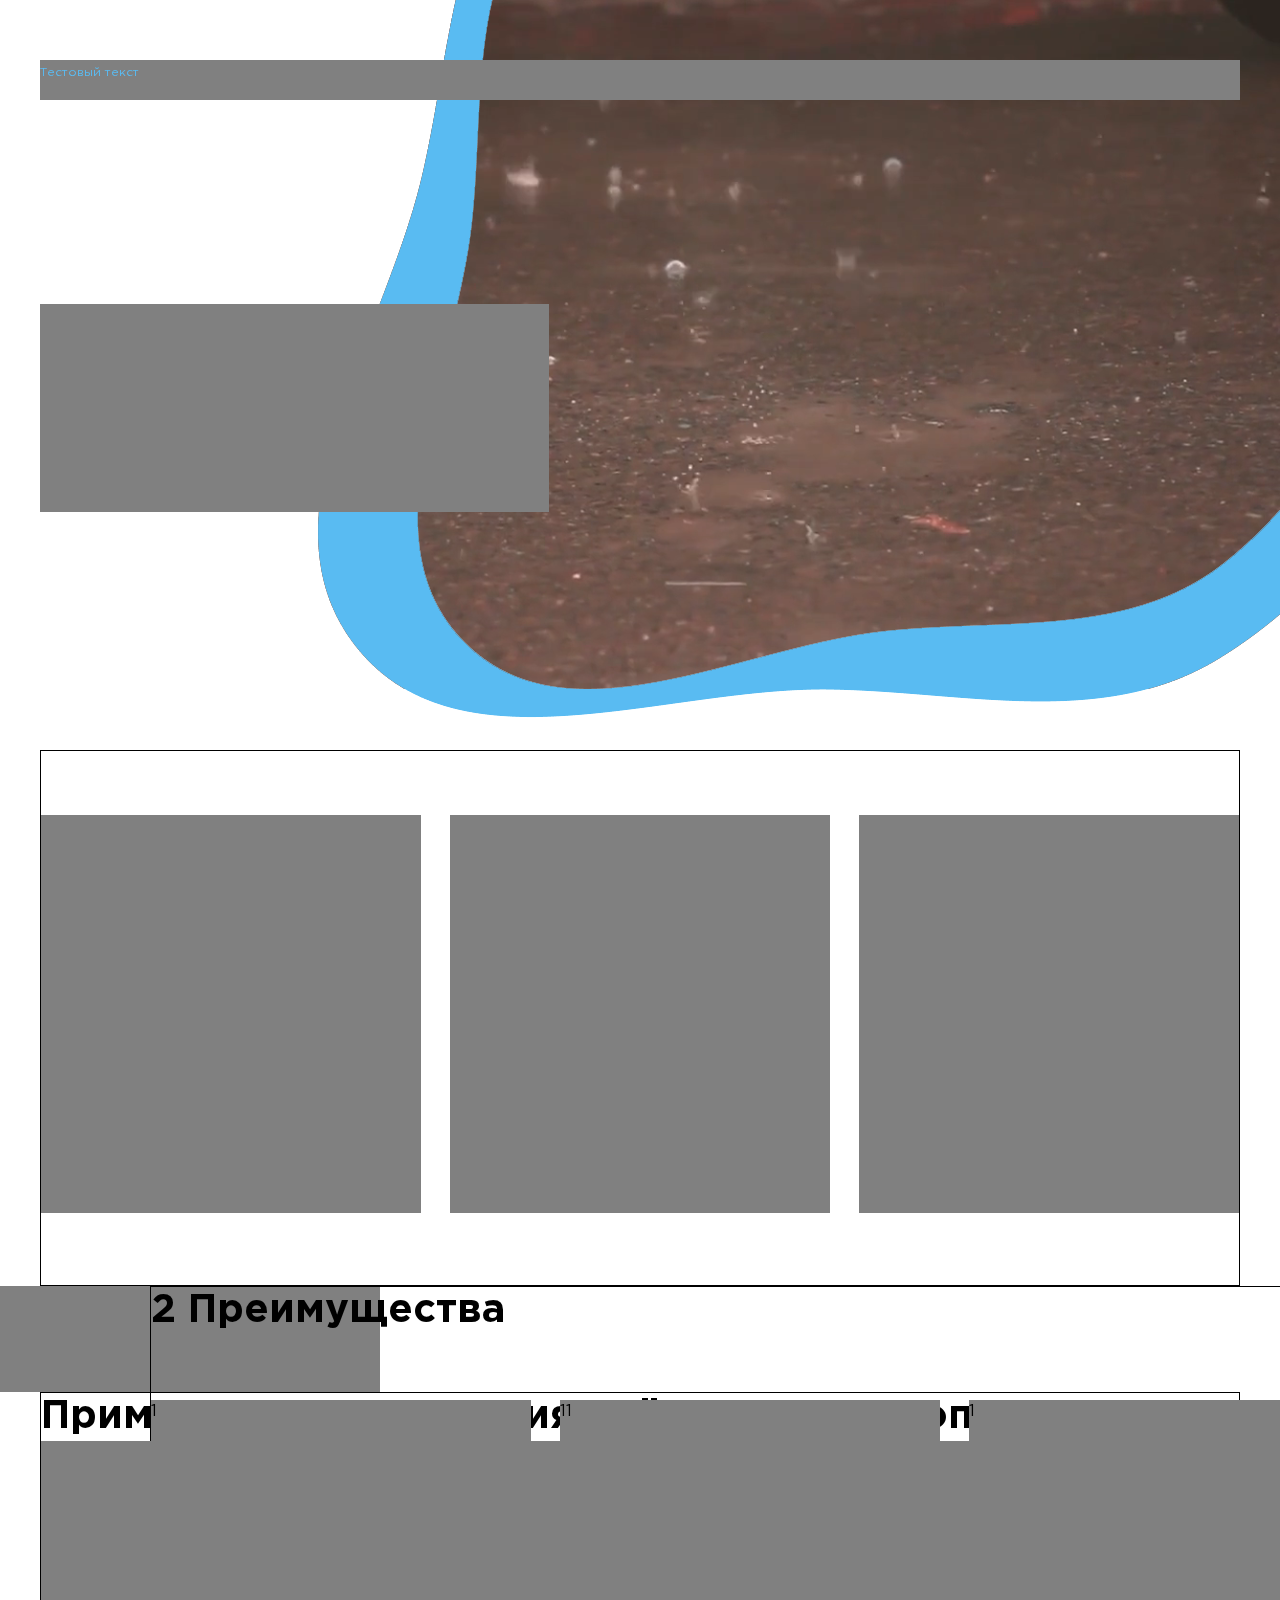
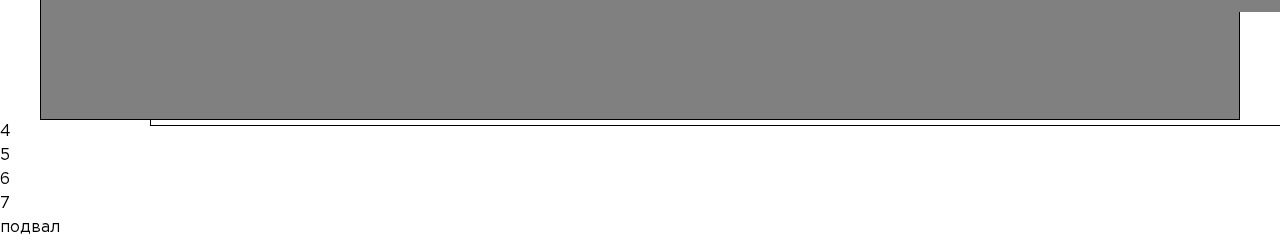
<file: slk-125/index.html>
<!DOCTYPE html>
<html lang="ru">
<head>
    <meta charset="UTF-8">
    <meta name="viewport" content="width=device-width, initial-scale=1.0">
    <link rel="stylesheet" href="css/normalize.css">
    <link rel="stylesheet" href="css/style.css">
    <title>slk</title>
</head>
<body>
    <video class="header__video" autoplay muted="false" loop>  /*controls poster="video/img_1.jpg" */ 
    <source src="video/rain.mp4" type="video/mp4">
    </video>
    <audio src="">
        
    </audio>
    <header class="header">
        <div class="header__wrapper">
            <div class="navbar"><a href="#">Теcтовый текст</a></div>
            <div class="header__content"></div>
        </div>
    </header>
    <main class="main">
        <section class="section products">
            <div class="section__wrapper products__wrapper">
                <div class="products__item"></div>
                <div class="products__item"></div>
                <div class="products__item"></div>
            </div>
        </section>
        <section class="section advantages">            
            <div class="section__wrapper advantages__wrapper">
            <h2 class="advantages__title">2 Преимущества</h2>
                <div class="advantages">1</div>
                <div class="advantages">11</div>
                <div class="advantages">1</div>
                <div class="advantages">1</div>
                <div class="advantages">1</div>
                <div class="advantages">1</div>
            </div>
        </section>
        <section class="section samples">
            <div class="section__wrapper">
                <h2 class="samples__title">Примеры использования плёнки на микроприсосках</h2>
                <div class="samples__slider">
                    <div class="slider__wrapper">
                        <div class="slider__list"></div>
                        <button type="button" class="slider__button slider__button--prev">пред</button>
                        <button type="button" class="slider__button slider__button--next">след</button>
                    </div>
                </div>
            </div>
        </section>
        <section class="section">4</section>
        <section class="section">5</section>
        <section class="section">6</section>
        <section class="section">7</section>
    </main>
    <footer class="footer">подвал</footer>
</body>
</html>
</file>
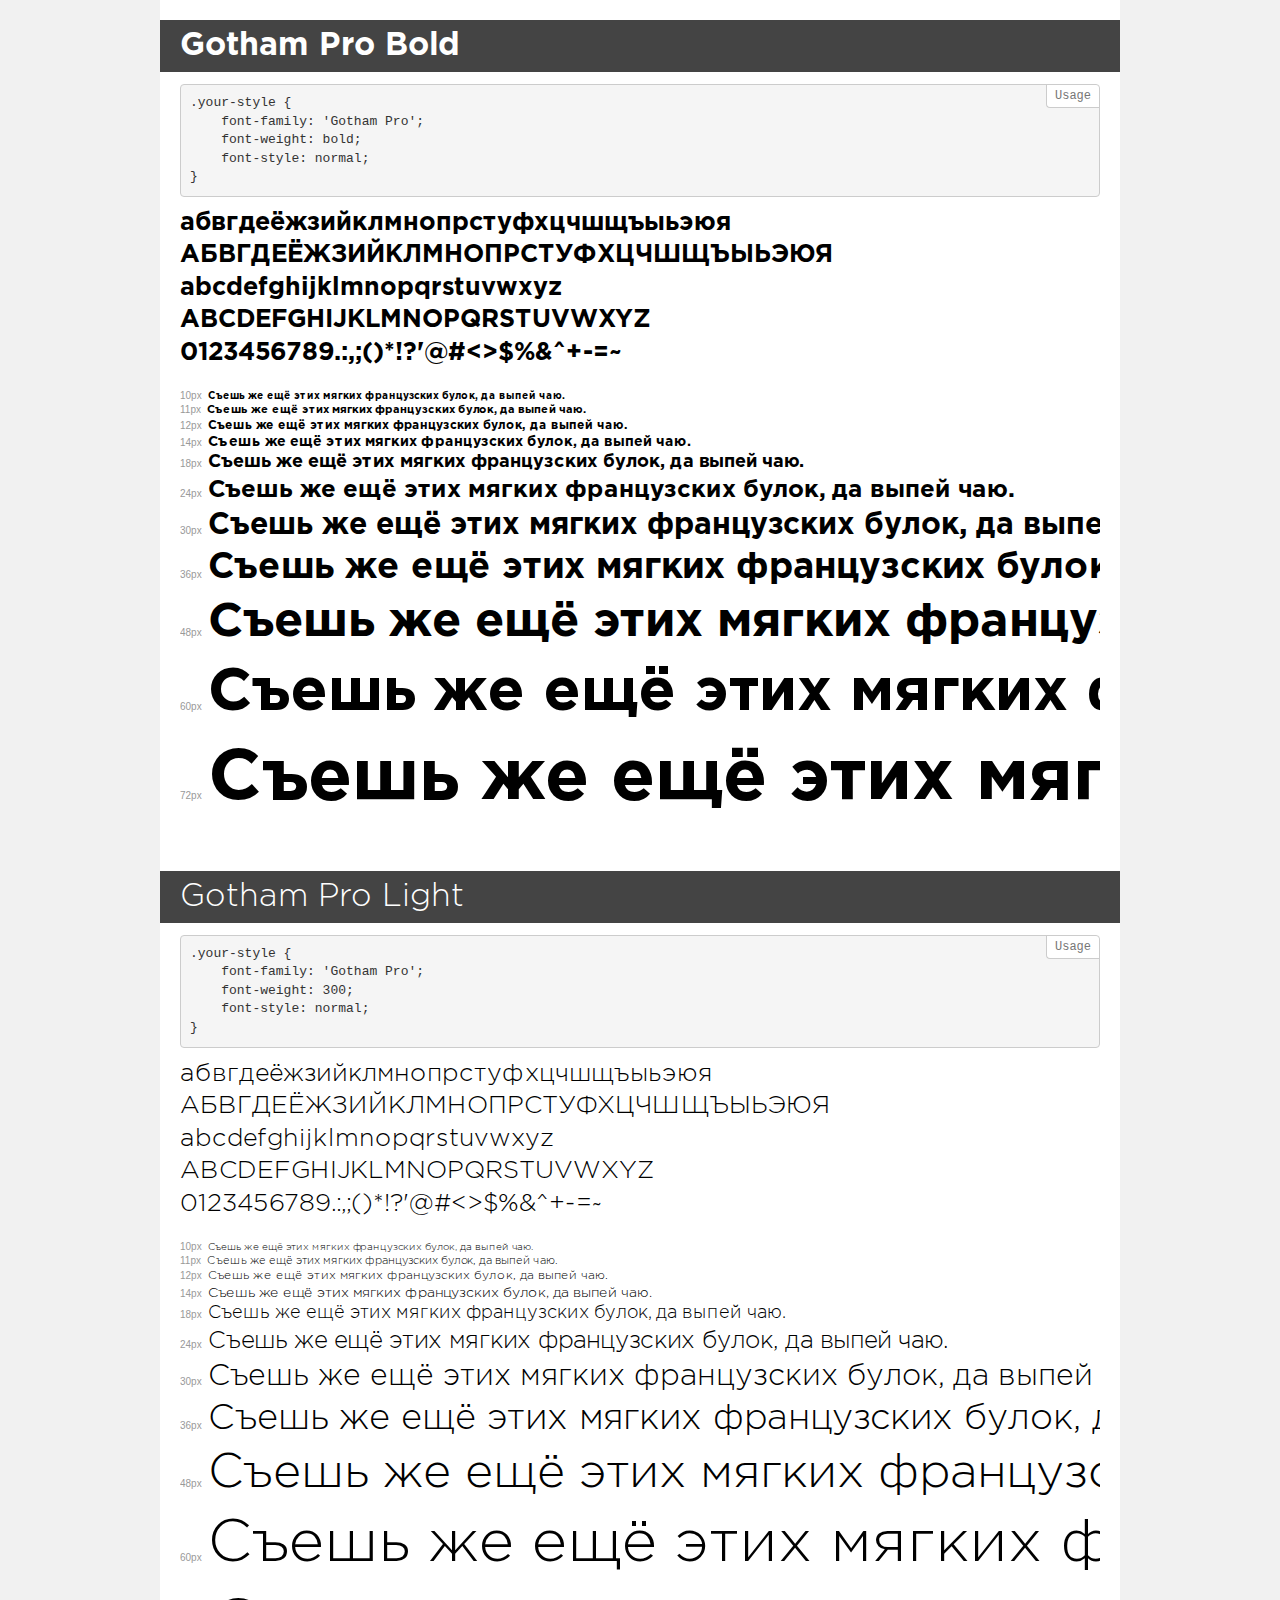
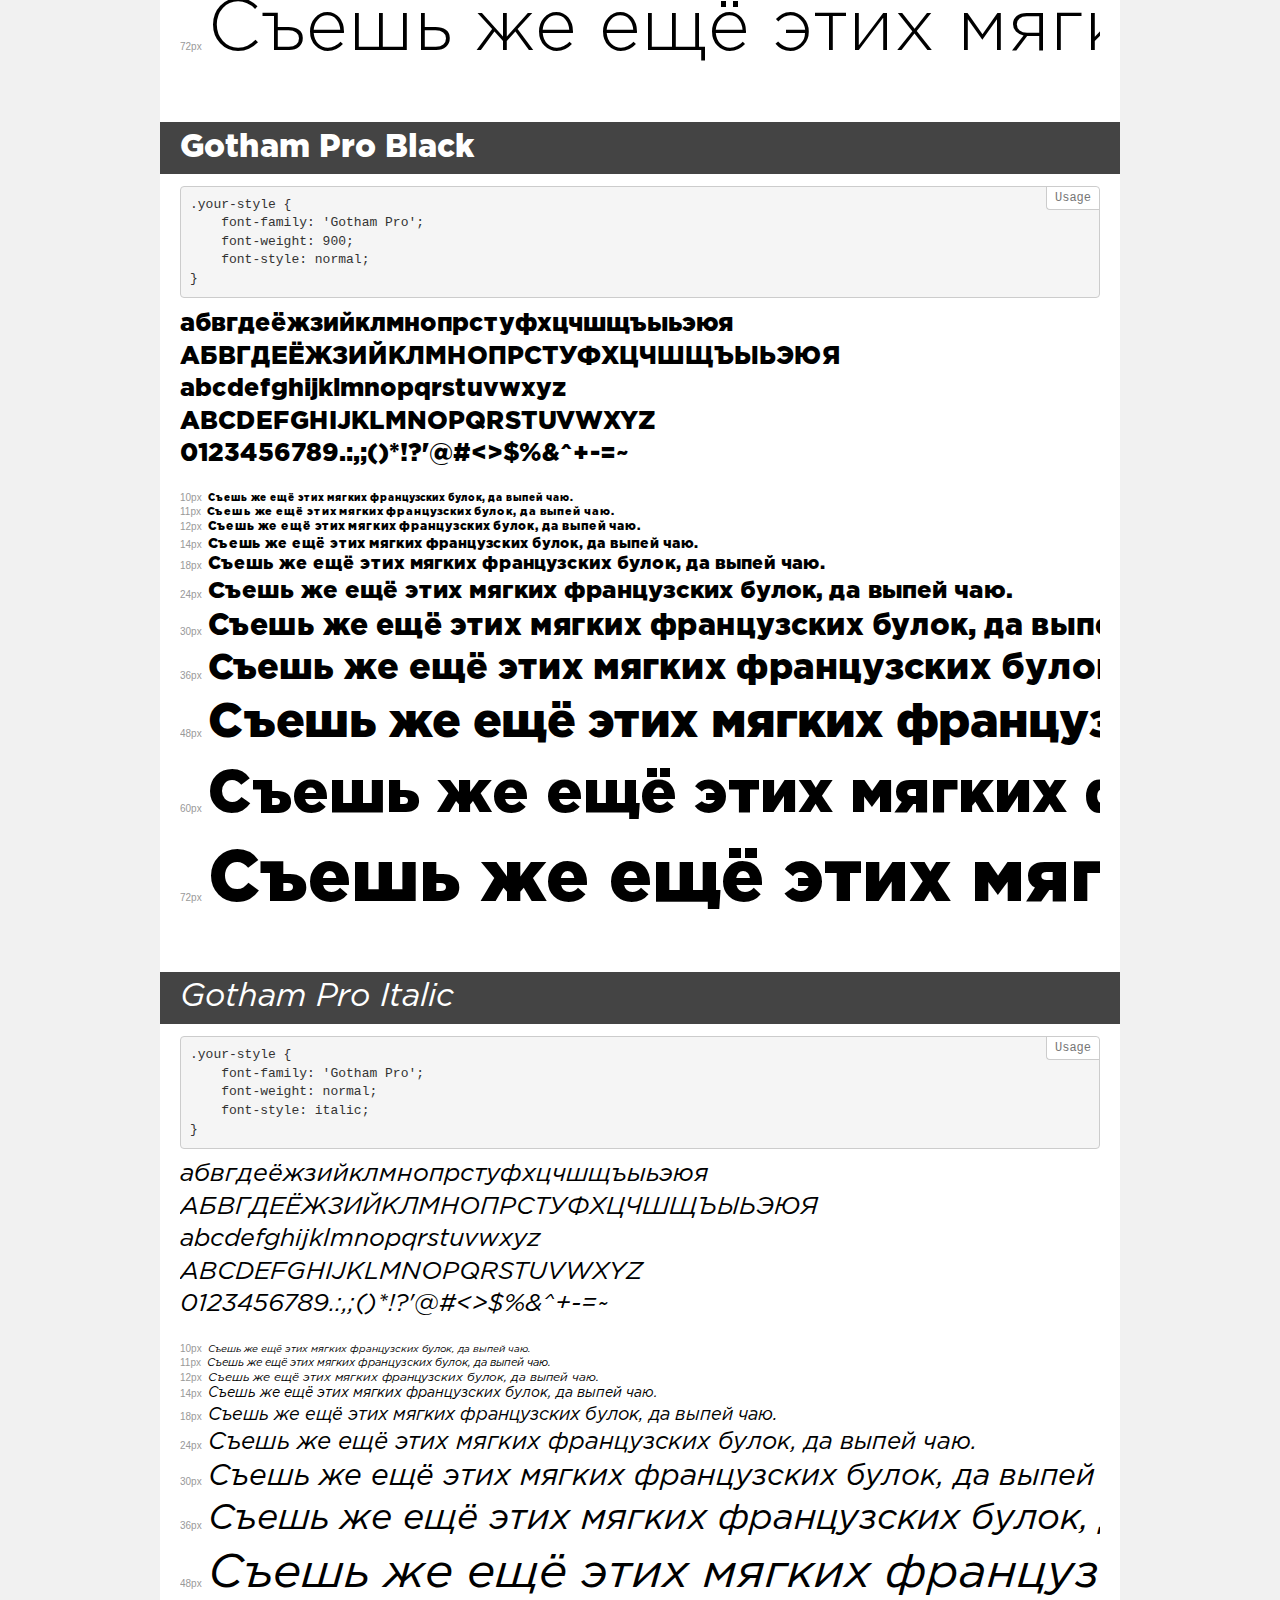
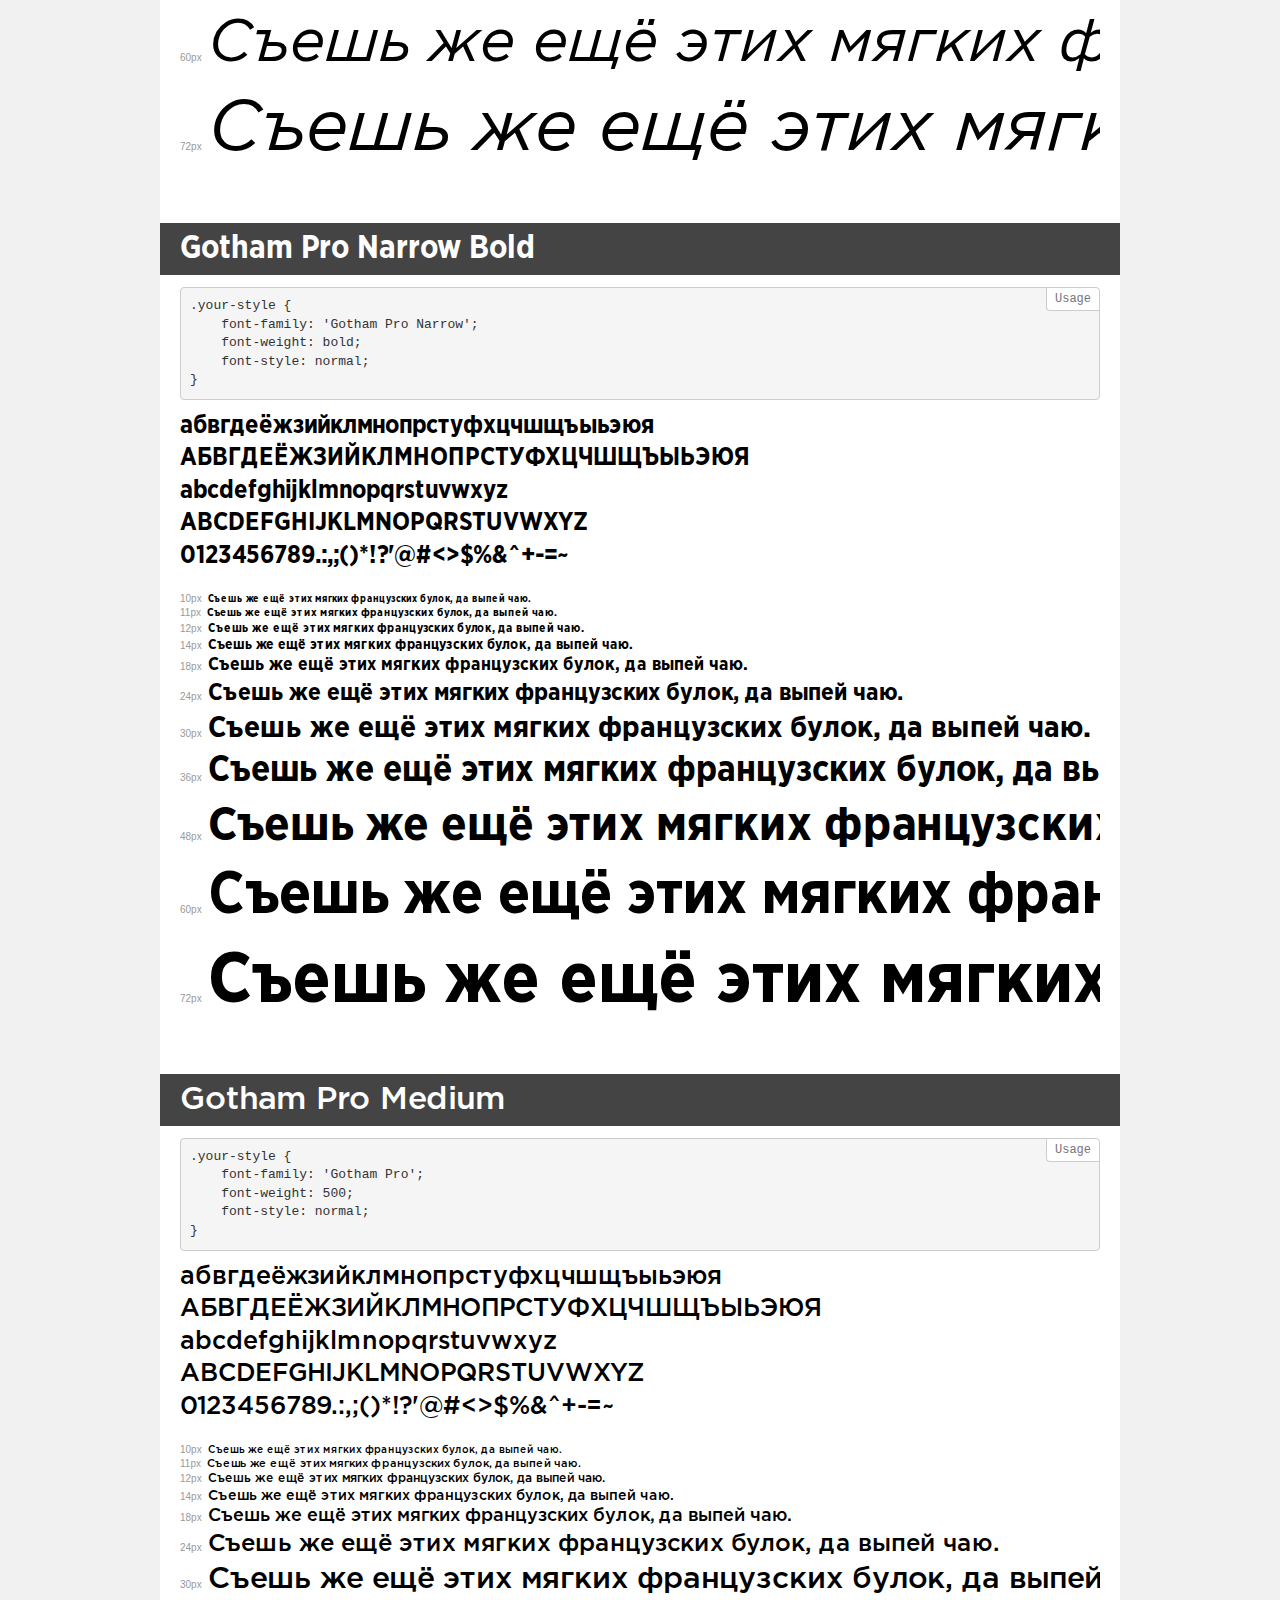
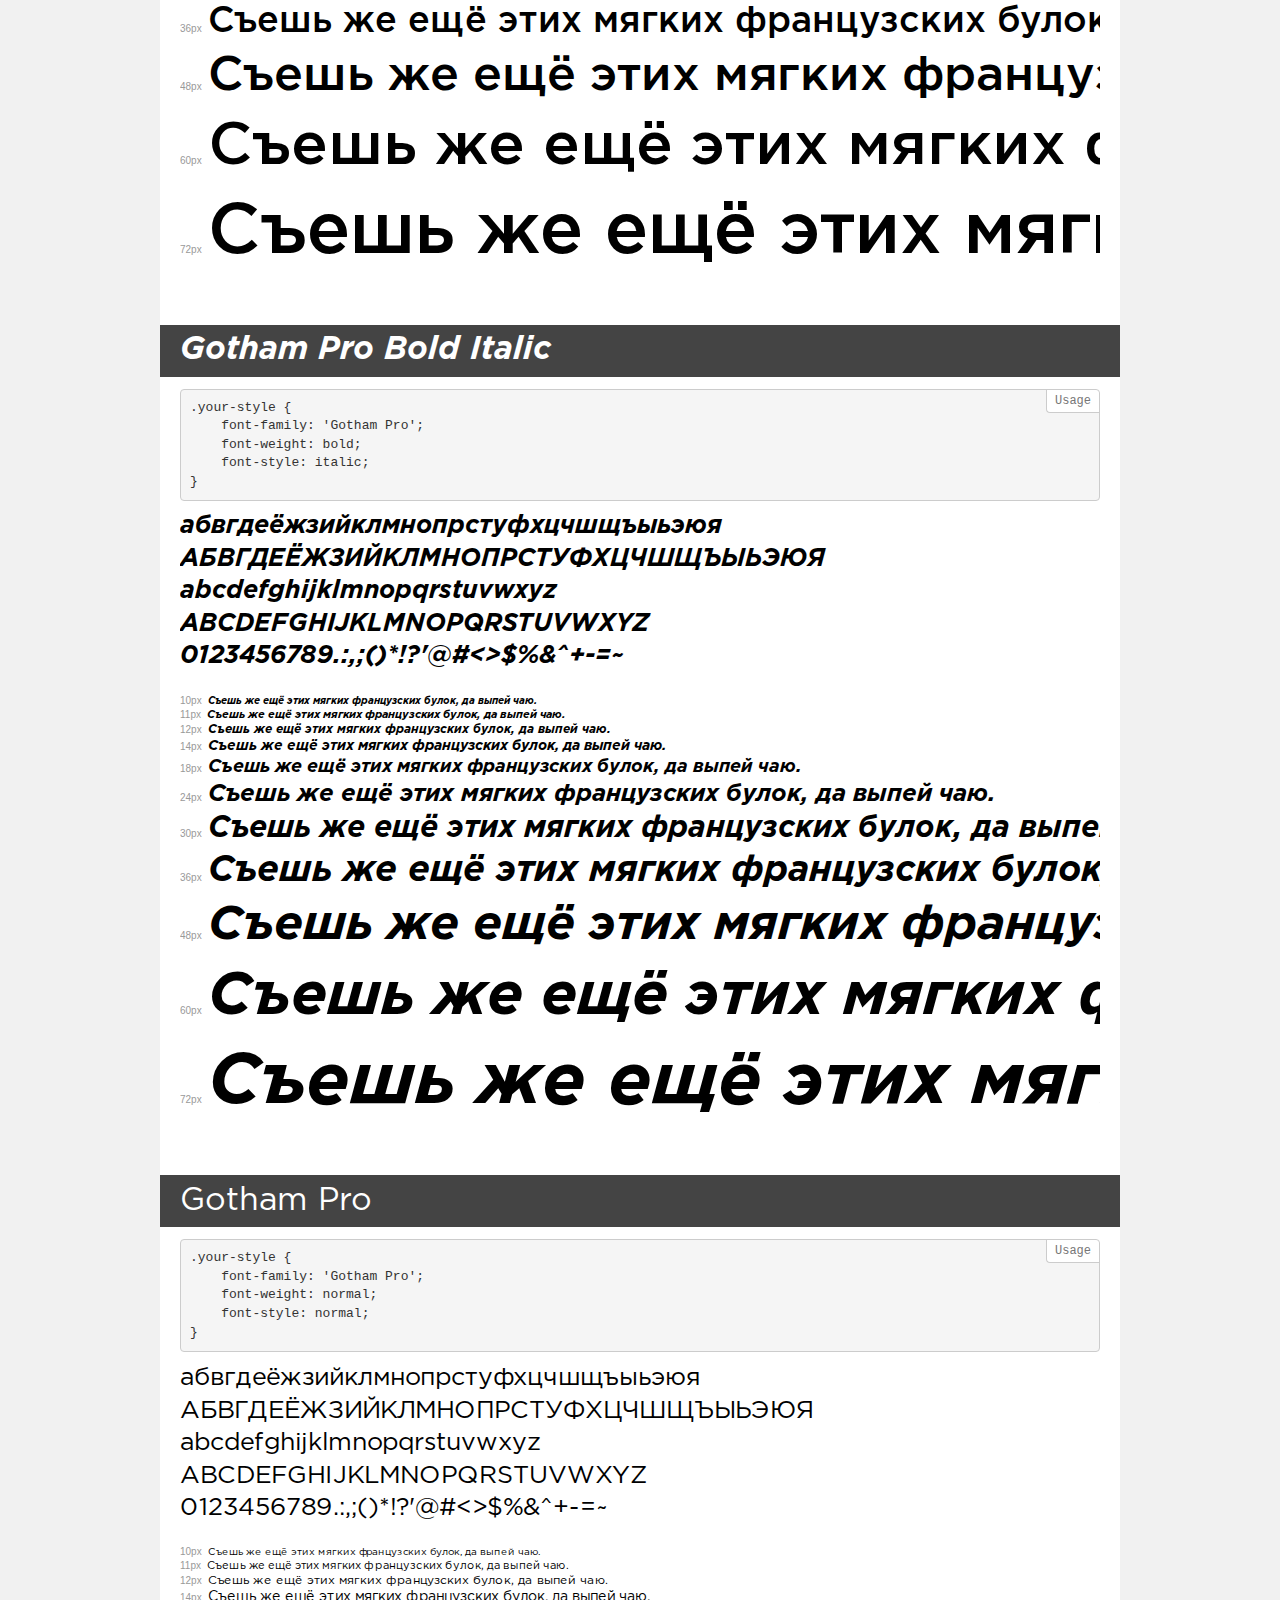
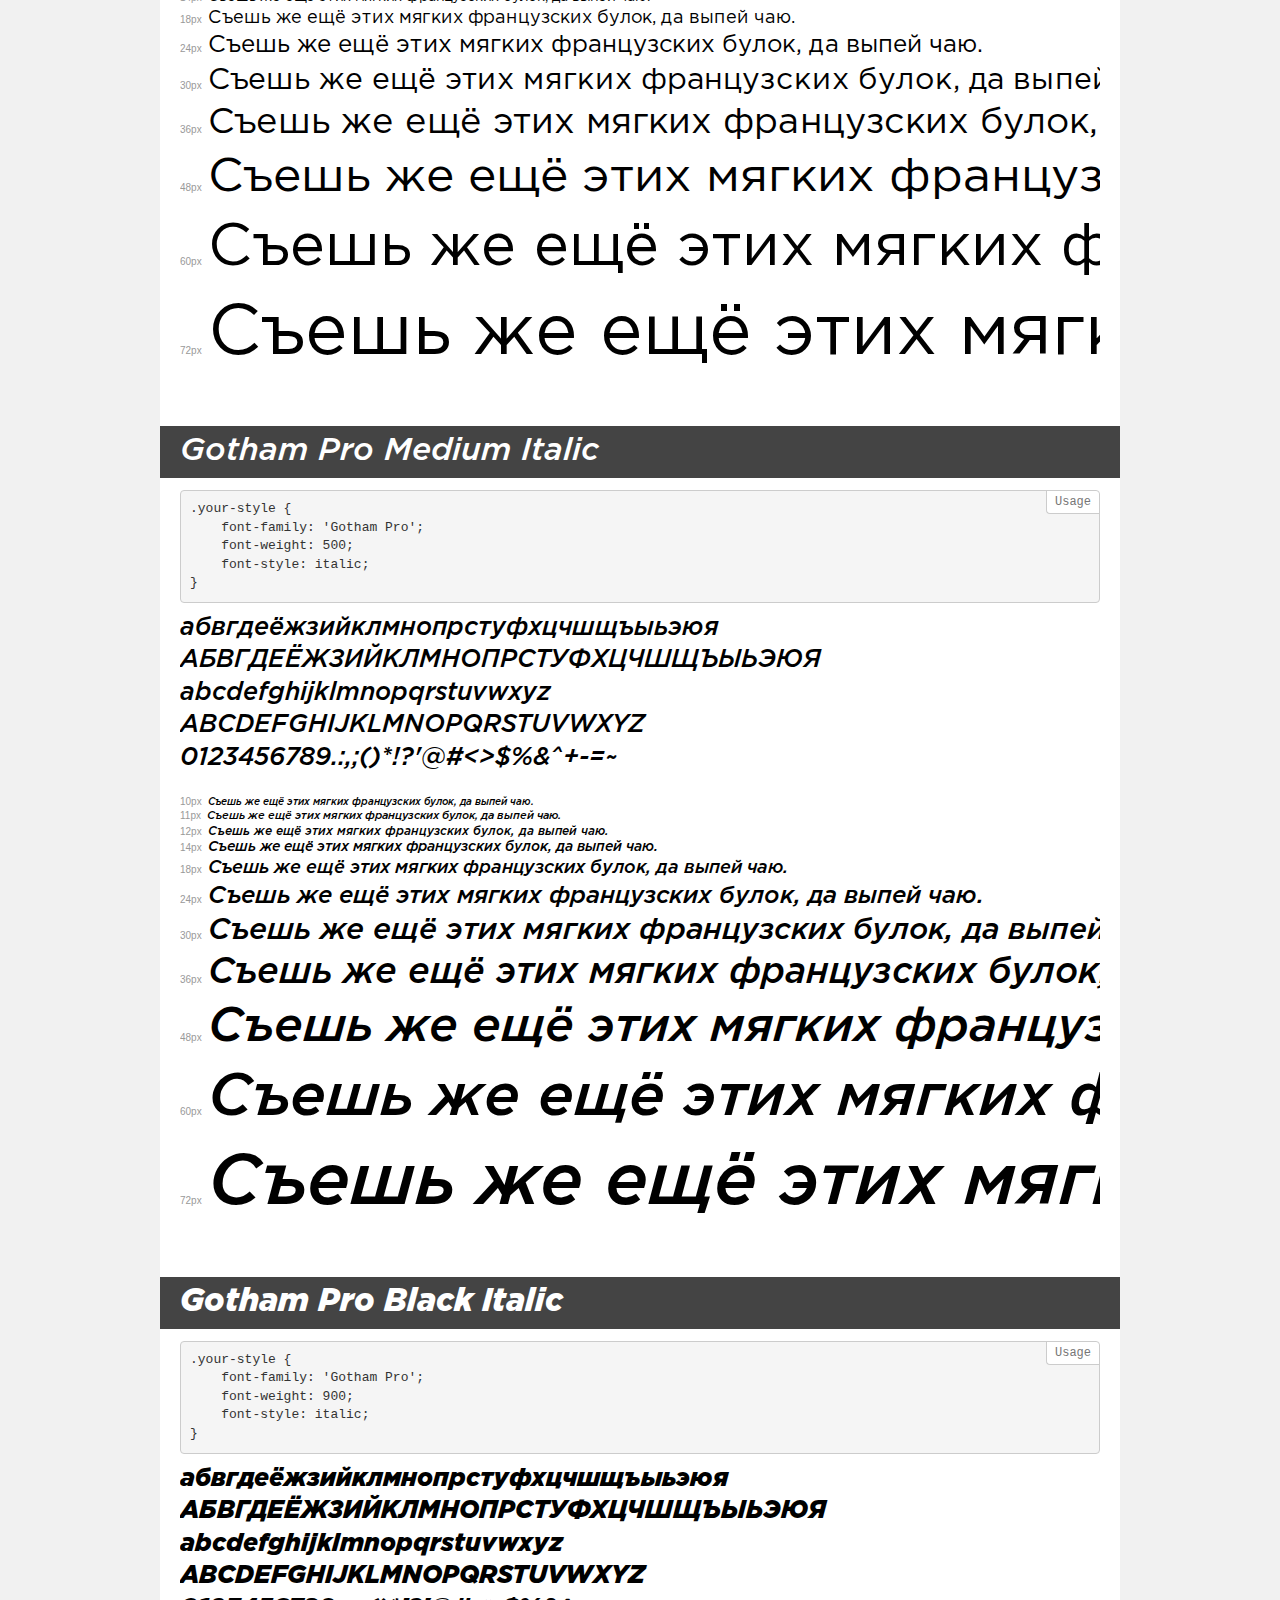
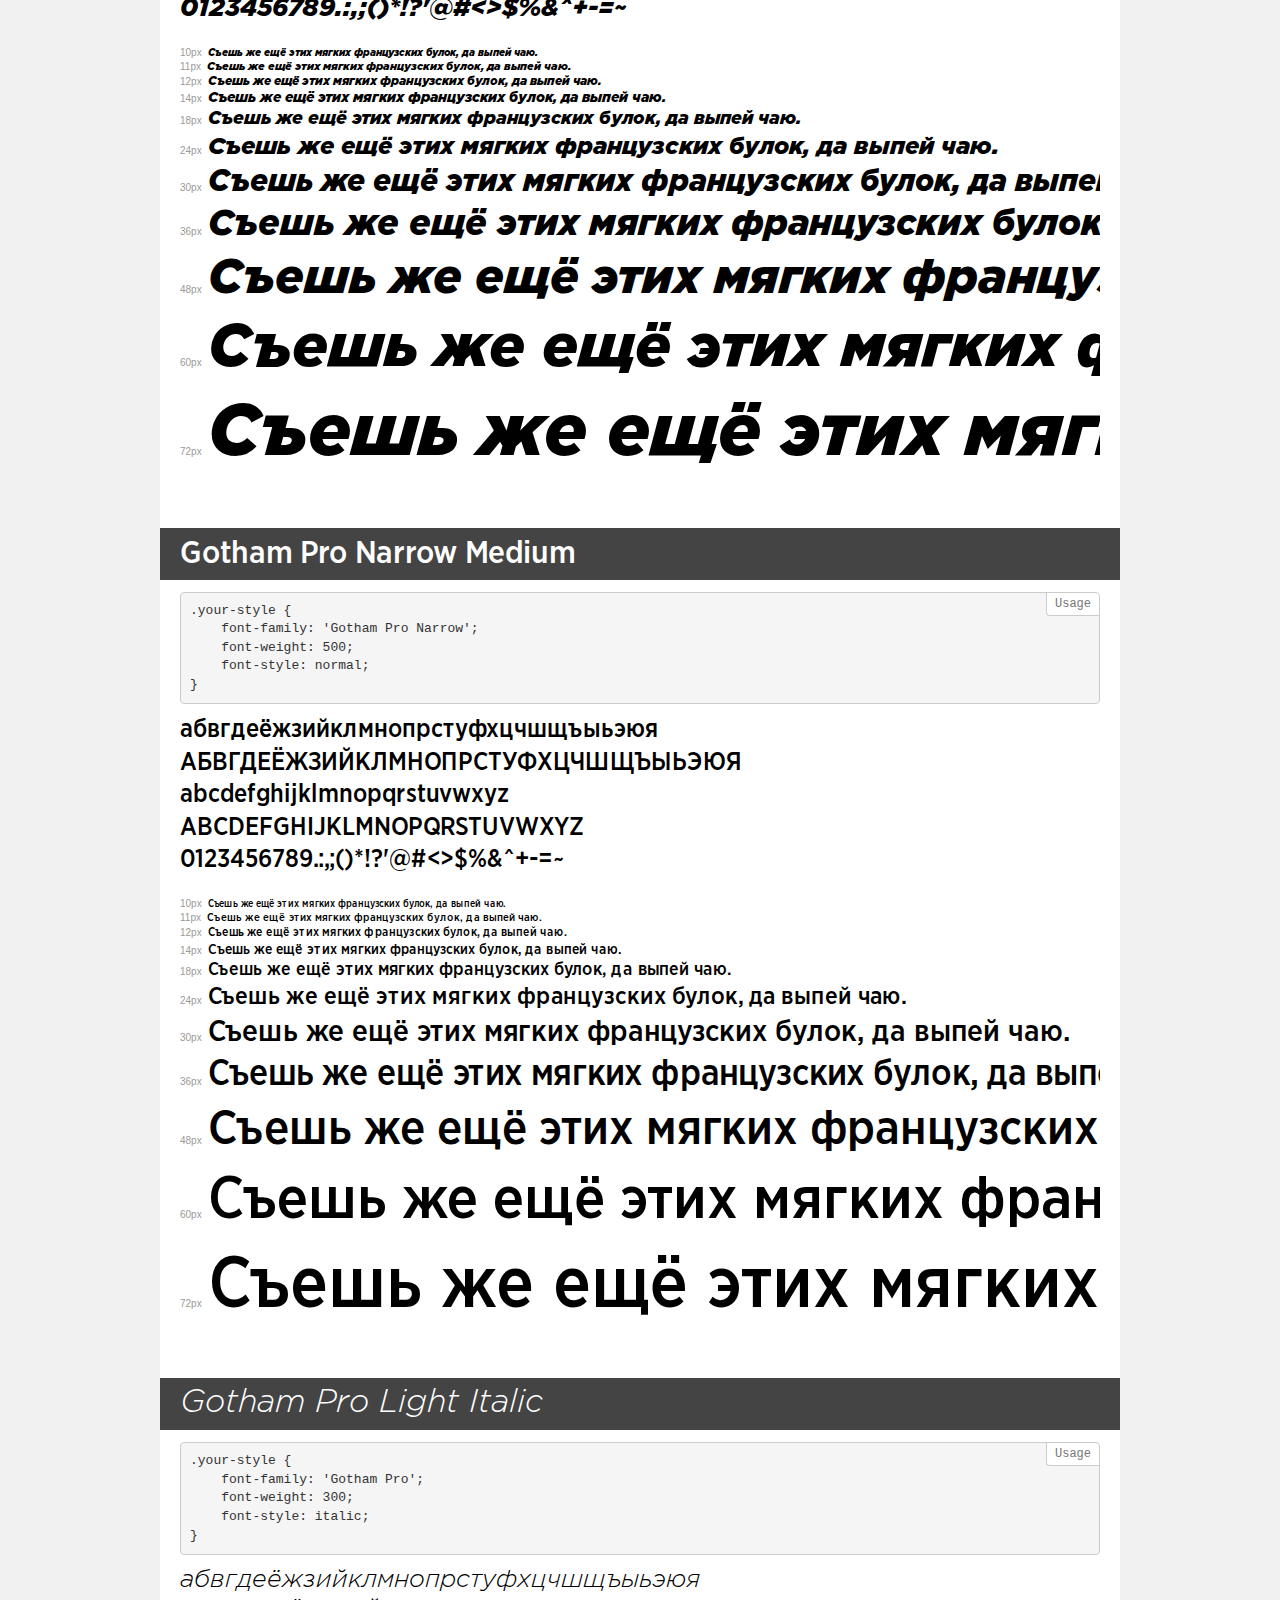
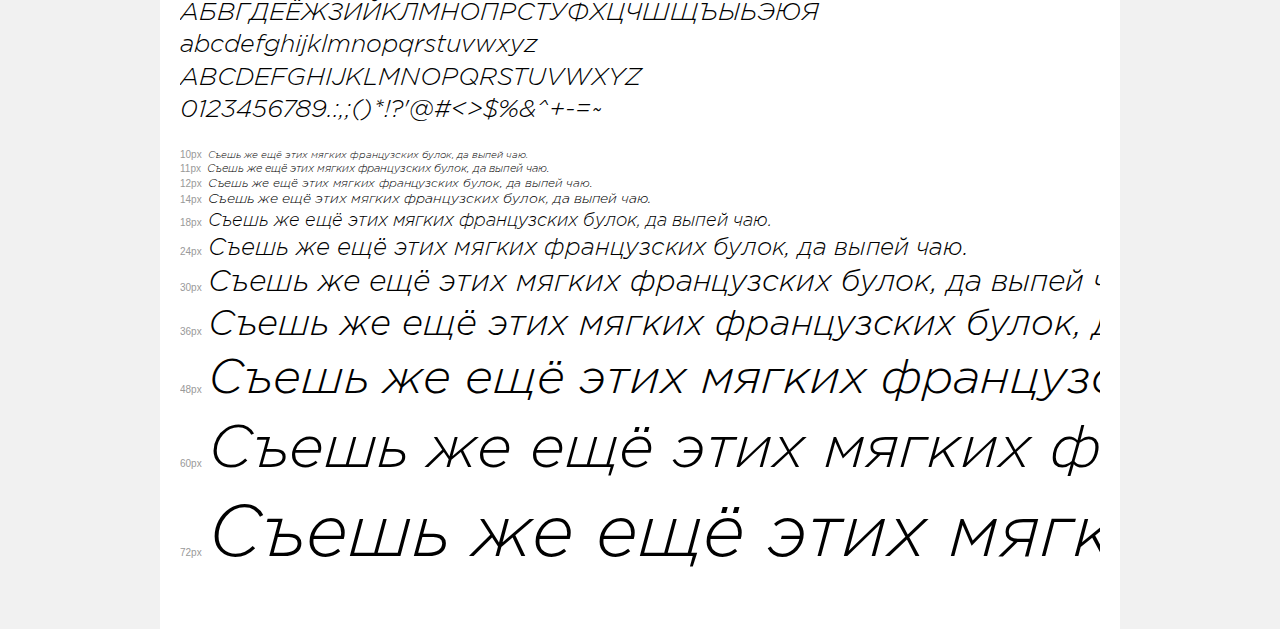
<file: slk-125/fonts/gothampro/demo.html>
<!DOCTYPE html>
<html>
<head>
    <meta charset="utf-8">
    <meta http-equiv="X-UA-Compatible" content="IE=edge">
    <meta name="viewport" content="width=device-width, initial-scale=1">
    <meta name="robots" content="noindex, noarchive">
    <meta name="format-detection" content="telephone=no">
    <title>Transfonter demo</title>
    <link href="stylesheet.css" rel="stylesheet">
    <style>
        /*
        http://meyerweb.com/eric/tools/css/reset/
        v2.0 | 20110126
        License: none (public domain)
        */
        html, body, div, span, applet, object, iframe,
        h1, h2, h3, h4, h5, h6, p, blockquote, pre,
        a, abbr, acronym, address, big, cite, code,
        del, dfn, em, img, ins, kbd, q, s, samp,
        small, strike, strong, sub, sup, tt, var,
        b, u, i, center,
        dl, dt, dd, ol, ul, li,
        fieldset, form, label, legend,
        table, caption, tbody, tfoot, thead, tr, th, td,
        article, aside, canvas, details, embed,
        figure, figcaption, footer, header, hgroup,
        menu, nav, output, ruby, section, summary,
        time, mark, audio, video {
            margin: 0;
            padding: 0;
            border: 0;
            font-size: 100%;
            font: inherit;
            vertical-align: baseline;
        }
        /* HTML5 display-role reset for older browsers */
        article, aside, details, figcaption, figure,
        footer, header, hgroup, menu, nav, section {
            display: block;
        }
        body {
            line-height: 1;
        }
        ol, ul {
            list-style: none;
        }
        blockquote, q {
            quotes: none;
        }
        blockquote:before, blockquote:after,
        q:before, q:after {
            content: '';
            content: none;
        }
        table {
            border-collapse: collapse;
            border-spacing: 0;
        }
        /* common styles */
        body {
            background: #f1f1f1;
            color: #000;
        }
        .page {
            background: #fff;
            width: 920px;
            margin: 0 auto;
            padding: 20px 20px 0 20px;
            overflow: hidden;
        }
        .font-container {
            overflow-x: auto;
            overflow-y: hidden;
            margin-bottom: 40px;
            line-height: 1.3;
            white-space: nowrap;
            padding-bottom: 5px;
        }
        h1 {
            position: relative;
            background: #444;
            font-size: 32px;
            color: #fff;
            padding: 10px 20px;
            margin: 0 -20px 12px -20px;
        }
        .letters {
            font-size: 25px;
            margin-bottom: 20px;
        }
        .s10:before {
            content: '10px';
        }
        .s11:before {
            content: '11px';
        }
        .s12:before {
            content: '12px';
        }
        .s14:before {
            content: '14px';
        }
        .s18:before {
            content: '18px';
        }
        .s24:before {
            content: '24px';
        }
        .s30:before {
            content: '30px';
        }
        .s36:before {
            content: '36px';
        }
        .s48:before {
            content: '48px';
        }
        .s60:before {
            content: '60px';
        }
        .s72:before {
            content: '72px';
        }
        .s10:before, .s11:before, .s12:before, .s14:before,
        .s18:before, .s24:before, .s30:before, .s36:before,
        .s48:before, .s60:before, .s72:before {
            font-family: Arial, sans-serif;
            font-size: 10px;
            font-weight: normal;
            font-style: normal;
            color: #999;
            padding-right: 6px;
        }
        pre {
            display: block;
            position: relative;
            padding: 9px;
            margin: 0 0 10px;
            font-family: Monaco, Menlo, Consolas, "Courier New", monospace !important;
            font-size: 13px;
            line-height: 1.428571429;
            color: #333;
            font-weight: normal !important;
            font-style: normal !important;
            background-color: #f5f5f5;
            border: 1px solid #ccc;
            overflow-x: auto;
            border-radius: 4px;
        }
        pre:after {
            display: block;
            position: absolute;
            right: 0;
            top: 0;
            content: 'Usage';
            line-height: 1;
            padding: 5px 8px;
            font-size: 12px;
            color: #767676;
            background-color: #fff;
            border: 1px solid #ccc;
            border-right: none;
            border-top: none;
            border-radius: 0 4px 0 4px;
            z-index: 10;
        }
        /* responsive */
        @media (max-width: 959px) {
            .page {
                width: auto;
                margin: 0;
            }
        }
    </style>
</head>
<body>
<div class="page">
    <div class="demo" style="font-family: 'Gotham Pro'; font-weight: bold; font-style: normal;">
        <h1>Gotham Pro Bold</h1>
        <pre>.your-style {
    font-family: 'Gotham Pro';
    font-weight: bold;
    font-style: normal;
}</pre>
        <div class="font-container">
            <p class="letters">
                абвгдеёжзийклмнопрстуфхцчшщъыьэюя<br>
АБВГДЕЁЖЗИЙКЛМНОПРСТУФХЦЧШЩЪЫЬЭЮЯ<br>
abcdefghijklmnopqrstuvwxyz<br>
ABCDEFGHIJKLMNOPQRSTUVWXYZ<br>
                0123456789.:,;()*!?'@#<>$%&^+-=~
            </p>
            <p class="s10" style="font-size: 10px;">Съешь же ещё этих мягких французских булок, да выпей чаю.</p>
            <p class="s11" style="font-size: 11px;">Съешь же ещё этих мягких французских булок, да выпей чаю.</p>
            <p class="s12" style="font-size: 12px;">Съешь же ещё этих мягких французских булок, да выпей чаю.</p>
            <p class="s14" style="font-size: 14px;">Съешь же ещё этих мягких французских булок, да выпей чаю.</p>
            <p class="s18" style="font-size: 18px;">Съешь же ещё этих мягких французских булок, да выпей чаю.</p>
            <p class="s24" style="font-size: 24px;">Съешь же ещё этих мягких французских булок, да выпей чаю.</p>
            <p class="s30" style="font-size: 30px;">Съешь же ещё этих мягких французских булок, да выпей чаю.</p>
            <p class="s36" style="font-size: 36px;">Съешь же ещё этих мягких французских булок, да выпей чаю.</p>
            <p class="s48" style="font-size: 48px;">Съешь же ещё этих мягких французских булок, да выпей чаю.</p>
            <p class="s60" style="font-size: 60px;">Съешь же ещё этих мягких французских булок, да выпей чаю.</p>
            <p class="s72" style="font-size: 72px;">Съешь же ещё этих мягких французских булок, да выпей чаю.</p>
        </div>
    </div>
    <div class="demo" style="font-family: 'Gotham Pro'; font-weight: 300; font-style: normal;">
        <h1>Gotham Pro Light</h1>
        <pre>.your-style {
    font-family: 'Gotham Pro';
    font-weight: 300;
    font-style: normal;
}</pre>
        <div class="font-container">
            <p class="letters">
                абвгдеёжзийклмнопрстуфхцчшщъыьэюя<br>
АБВГДЕЁЖЗИЙКЛМНОПРСТУФХЦЧШЩЪЫЬЭЮЯ<br>
abcdefghijklmnopqrstuvwxyz<br>
ABCDEFGHIJKLMNOPQRSTUVWXYZ<br>
                0123456789.:,;()*!?'@#<>$%&^+-=~
            </p>
            <p class="s10" style="font-size: 10px;">Съешь же ещё этих мягких французских булок, да выпей чаю.</p>
            <p class="s11" style="font-size: 11px;">Съешь же ещё этих мягких французских булок, да выпей чаю.</p>
            <p class="s12" style="font-size: 12px;">Съешь же ещё этих мягких французских булок, да выпей чаю.</p>
            <p class="s14" style="font-size: 14px;">Съешь же ещё этих мягких французских булок, да выпей чаю.</p>
            <p class="s18" style="font-size: 18px;">Съешь же ещё этих мягких французских булок, да выпей чаю.</p>
            <p class="s24" style="font-size: 24px;">Съешь же ещё этих мягких французских булок, да выпей чаю.</p>
            <p class="s30" style="font-size: 30px;">Съешь же ещё этих мягких французских булок, да выпей чаю.</p>
            <p class="s36" style="font-size: 36px;">Съешь же ещё этих мягких французских булок, да выпей чаю.</p>
            <p class="s48" style="font-size: 48px;">Съешь же ещё этих мягких французских булок, да выпей чаю.</p>
            <p class="s60" style="font-size: 60px;">Съешь же ещё этих мягких французских булок, да выпей чаю.</p>
            <p class="s72" style="font-size: 72px;">Съешь же ещё этих мягких французских булок, да выпей чаю.</p>
        </div>
    </div>
    <div class="demo" style="font-family: 'Gotham Pro'; font-weight: 900; font-style: normal;">
        <h1>Gotham Pro Black</h1>
        <pre>.your-style {
    font-family: 'Gotham Pro';
    font-weight: 900;
    font-style: normal;
}</pre>
        <div class="font-container">
            <p class="letters">
                абвгдеёжзийклмнопрстуфхцчшщъыьэюя<br>
АБВГДЕЁЖЗИЙКЛМНОПРСТУФХЦЧШЩЪЫЬЭЮЯ<br>
abcdefghijklmnopqrstuvwxyz<br>
ABCDEFGHIJKLMNOPQRSTUVWXYZ<br>
                0123456789.:,;()*!?'@#<>$%&^+-=~
            </p>
            <p class="s10" style="font-size: 10px;">Съешь же ещё этих мягких французских булок, да выпей чаю.</p>
            <p class="s11" style="font-size: 11px;">Съешь же ещё этих мягких французских булок, да выпей чаю.</p>
            <p class="s12" style="font-size: 12px;">Съешь же ещё этих мягких французских булок, да выпей чаю.</p>
            <p class="s14" style="font-size: 14px;">Съешь же ещё этих мягких французских булок, да выпей чаю.</p>
            <p class="s18" style="font-size: 18px;">Съешь же ещё этих мягких французских булок, да выпей чаю.</p>
            <p class="s24" style="font-size: 24px;">Съешь же ещё этих мягких французских булок, да выпей чаю.</p>
            <p class="s30" style="font-size: 30px;">Съешь же ещё этих мягких французских булок, да выпей чаю.</p>
            <p class="s36" style="font-size: 36px;">Съешь же ещё этих мягких французских булок, да выпей чаю.</p>
            <p class="s48" style="font-size: 48px;">Съешь же ещё этих мягких французских булок, да выпей чаю.</p>
            <p class="s60" style="font-size: 60px;">Съешь же ещё этих мягких французских булок, да выпей чаю.</p>
            <p class="s72" style="font-size: 72px;">Съешь же ещё этих мягких французских булок, да выпей чаю.</p>
        </div>
    </div>
    <div class="demo" style="font-family: 'Gotham Pro'; font-weight: normal; font-style: italic;">
        <h1>Gotham Pro Italic</h1>
        <pre>.your-style {
    font-family: 'Gotham Pro';
    font-weight: normal;
    font-style: italic;
}</pre>
        <div class="font-container">
            <p class="letters">
                абвгдеёжзийклмнопрстуфхцчшщъыьэюя<br>
АБВГДЕЁЖЗИЙКЛМНОПРСТУФХЦЧШЩЪЫЬЭЮЯ<br>
abcdefghijklmnopqrstuvwxyz<br>
ABCDEFGHIJKLMNOPQRSTUVWXYZ<br>
                0123456789.:,;()*!?'@#<>$%&^+-=~
            </p>
            <p class="s10" style="font-size: 10px;">Съешь же ещё этих мягких французских булок, да выпей чаю.</p>
            <p class="s11" style="font-size: 11px;">Съешь же ещё этих мягких французских булок, да выпей чаю.</p>
            <p class="s12" style="font-size: 12px;">Съешь же ещё этих мягких французских булок, да выпей чаю.</p>
            <p class="s14" style="font-size: 14px;">Съешь же ещё этих мягких французских булок, да выпей чаю.</p>
            <p class="s18" style="font-size: 18px;">Съешь же ещё этих мягких французских булок, да выпей чаю.</p>
            <p class="s24" style="font-size: 24px;">Съешь же ещё этих мягких французских булок, да выпей чаю.</p>
            <p class="s30" style="font-size: 30px;">Съешь же ещё этих мягких французских булок, да выпей чаю.</p>
            <p class="s36" style="font-size: 36px;">Съешь же ещё этих мягких французских булок, да выпей чаю.</p>
            <p class="s48" style="font-size: 48px;">Съешь же ещё этих мягких французских булок, да выпей чаю.</p>
            <p class="s60" style="font-size: 60px;">Съешь же ещё этих мягких французских булок, да выпей чаю.</p>
            <p class="s72" style="font-size: 72px;">Съешь же ещё этих мягких французских булок, да выпей чаю.</p>
        </div>
    </div>
    <div class="demo" style="font-family: 'Gotham Pro Narrow'; font-weight: bold; font-style: normal;">
        <h1>Gotham Pro Narrow Bold</h1>
        <pre>.your-style {
    font-family: 'Gotham Pro Narrow';
    font-weight: bold;
    font-style: normal;
}</pre>
        <div class="font-container">
            <p class="letters">
                абвгдеёжзийклмнопрстуфхцчшщъыьэюя<br>
АБВГДЕЁЖЗИЙКЛМНОПРСТУФХЦЧШЩЪЫЬЭЮЯ<br>
abcdefghijklmnopqrstuvwxyz<br>
ABCDEFGHIJKLMNOPQRSTUVWXYZ<br>
                0123456789.:,;()*!?'@#<>$%&^+-=~
            </p>
            <p class="s10" style="font-size: 10px;">Съешь же ещё этих мягких французских булок, да выпей чаю.</p>
            <p class="s11" style="font-size: 11px;">Съешь же ещё этих мягких французских булок, да выпей чаю.</p>
            <p class="s12" style="font-size: 12px;">Съешь же ещё этих мягких французских булок, да выпей чаю.</p>
            <p class="s14" style="font-size: 14px;">Съешь же ещё этих мягких французских булок, да выпей чаю.</p>
            <p class="s18" style="font-size: 18px;">Съешь же ещё этих мягких французских булок, да выпей чаю.</p>
            <p class="s24" style="font-size: 24px;">Съешь же ещё этих мягких французских булок, да выпей чаю.</p>
            <p class="s30" style="font-size: 30px;">Съешь же ещё этих мягких французских булок, да выпей чаю.</p>
            <p class="s36" style="font-size: 36px;">Съешь же ещё этих мягких французских булок, да выпей чаю.</p>
            <p class="s48" style="font-size: 48px;">Съешь же ещё этих мягких французских булок, да выпей чаю.</p>
            <p class="s60" style="font-size: 60px;">Съешь же ещё этих мягких французских булок, да выпей чаю.</p>
            <p class="s72" style="font-size: 72px;">Съешь же ещё этих мягких французских булок, да выпей чаю.</p>
        </div>
    </div>
    <div class="demo" style="font-family: 'Gotham Pro'; font-weight: 500; font-style: normal;">
        <h1>Gotham Pro Medium</h1>
        <pre>.your-style {
    font-family: 'Gotham Pro';
    font-weight: 500;
    font-style: normal;
}</pre>
        <div class="font-container">
            <p class="letters">
                абвгдеёжзийклмнопрстуфхцчшщъыьэюя<br>
АБВГДЕЁЖЗИЙКЛМНОПРСТУФХЦЧШЩЪЫЬЭЮЯ<br>
abcdefghijklmnopqrstuvwxyz<br>
ABCDEFGHIJKLMNOPQRSTUVWXYZ<br>
                0123456789.:,;()*!?'@#<>$%&^+-=~
            </p>
            <p class="s10" style="font-size: 10px;">Съешь же ещё этих мягких французских булок, да выпей чаю.</p>
            <p class="s11" style="font-size: 11px;">Съешь же ещё этих мягких французских булок, да выпей чаю.</p>
            <p class="s12" style="font-size: 12px;">Съешь же ещё этих мягких французских булок, да выпей чаю.</p>
            <p class="s14" style="font-size: 14px;">Съешь же ещё этих мягких французских булок, да выпей чаю.</p>
            <p class="s18" style="font-size: 18px;">Съешь же ещё этих мягких французских булок, да выпей чаю.</p>
            <p class="s24" style="font-size: 24px;">Съешь же ещё этих мягких французских булок, да выпей чаю.</p>
            <p class="s30" style="font-size: 30px;">Съешь же ещё этих мягких французских булок, да выпей чаю.</p>
            <p class="s36" style="font-size: 36px;">Съешь же ещё этих мягких французских булок, да выпей чаю.</p>
            <p class="s48" style="font-size: 48px;">Съешь же ещё этих мягких французских булок, да выпей чаю.</p>
            <p class="s60" style="font-size: 60px;">Съешь же ещё этих мягких французских булок, да выпей чаю.</p>
            <p class="s72" style="font-size: 72px;">Съешь же ещё этих мягких французских булок, да выпей чаю.</p>
        </div>
    </div>
    <div class="demo" style="font-family: 'Gotham Pro'; font-weight: bold; font-style: italic;">
        <h1>Gotham Pro Bold Italic</h1>
        <pre>.your-style {
    font-family: 'Gotham Pro';
    font-weight: bold;
    font-style: italic;
}</pre>
        <div class="font-container">
            <p class="letters">
                абвгдеёжзийклмнопрстуфхцчшщъыьэюя<br>
АБВГДЕЁЖЗИЙКЛМНОПРСТУФХЦЧШЩЪЫЬЭЮЯ<br>
abcdefghijklmnopqrstuvwxyz<br>
ABCDEFGHIJKLMNOPQRSTUVWXYZ<br>
                0123456789.:,;()*!?'@#<>$%&^+-=~
            </p>
            <p class="s10" style="font-size: 10px;">Съешь же ещё этих мягких французских булок, да выпей чаю.</p>
            <p class="s11" style="font-size: 11px;">Съешь же ещё этих мягких французских булок, да выпей чаю.</p>
            <p class="s12" style="font-size: 12px;">Съешь же ещё этих мягких французских булок, да выпей чаю.</p>
            <p class="s14" style="font-size: 14px;">Съешь же ещё этих мягких французских булок, да выпей чаю.</p>
            <p class="s18" style="font-size: 18px;">Съешь же ещё этих мягких французских булок, да выпей чаю.</p>
            <p class="s24" style="font-size: 24px;">Съешь же ещё этих мягких французских булок, да выпей чаю.</p>
            <p class="s30" style="font-size: 30px;">Съешь же ещё этих мягких французских булок, да выпей чаю.</p>
            <p class="s36" style="font-size: 36px;">Съешь же ещё этих мягких французских булок, да выпей чаю.</p>
            <p class="s48" style="font-size: 48px;">Съешь же ещё этих мягких французских булок, да выпей чаю.</p>
            <p class="s60" style="font-size: 60px;">Съешь же ещё этих мягких французских булок, да выпей чаю.</p>
            <p class="s72" style="font-size: 72px;">Съешь же ещё этих мягких французских булок, да выпей чаю.</p>
        </div>
    </div>
    <div class="demo" style="font-family: 'Gotham Pro'; font-weight: normal; font-style: normal;">
        <h1>Gotham Pro</h1>
        <pre>.your-style {
    font-family: 'Gotham Pro';
    font-weight: normal;
    font-style: normal;
}</pre>
        <div class="font-container">
            <p class="letters">
                абвгдеёжзийклмнопрстуфхцчшщъыьэюя<br>
АБВГДЕЁЖЗИЙКЛМНОПРСТУФХЦЧШЩЪЫЬЭЮЯ<br>
abcdefghijklmnopqrstuvwxyz<br>
ABCDEFGHIJKLMNOPQRSTUVWXYZ<br>
                0123456789.:,;()*!?'@#<>$%&^+-=~
            </p>
            <p class="s10" style="font-size: 10px;">Съешь же ещё этих мягких французских булок, да выпей чаю.</p>
            <p class="s11" style="font-size: 11px;">Съешь же ещё этих мягких французских булок, да выпей чаю.</p>
            <p class="s12" style="font-size: 12px;">Съешь же ещё этих мягких французских булок, да выпей чаю.</p>
            <p class="s14" style="font-size: 14px;">Съешь же ещё этих мягких французских булок, да выпей чаю.</p>
            <p class="s18" style="font-size: 18px;">Съешь же ещё этих мягких французских булок, да выпей чаю.</p>
            <p class="s24" style="font-size: 24px;">Съешь же ещё этих мягких французских булок, да выпей чаю.</p>
            <p class="s30" style="font-size: 30px;">Съешь же ещё этих мягких французских булок, да выпей чаю.</p>
            <p class="s36" style="font-size: 36px;">Съешь же ещё этих мягких французских булок, да выпей чаю.</p>
            <p class="s48" style="font-size: 48px;">Съешь же ещё этих мягких французских булок, да выпей чаю.</p>
            <p class="s60" style="font-size: 60px;">Съешь же ещё этих мягких французских булок, да выпей чаю.</p>
            <p class="s72" style="font-size: 72px;">Съешь же ещё этих мягких французских булок, да выпей чаю.</p>
        </div>
    </div>
    <div class="demo" style="font-family: 'Gotham Pro'; font-weight: 500; font-style: italic;">
        <h1>Gotham Pro Medium Italic</h1>
        <pre>.your-style {
    font-family: 'Gotham Pro';
    font-weight: 500;
    font-style: italic;
}</pre>
        <div class="font-container">
            <p class="letters">
                абвгдеёжзийклмнопрстуфхцчшщъыьэюя<br>
АБВГДЕЁЖЗИЙКЛМНОПРСТУФХЦЧШЩЪЫЬЭЮЯ<br>
abcdefghijklmnopqrstuvwxyz<br>
ABCDEFGHIJKLMNOPQRSTUVWXYZ<br>
                0123456789.:,;()*!?'@#<>$%&^+-=~
            </p>
            <p class="s10" style="font-size: 10px;">Съешь же ещё этих мягких французских булок, да выпей чаю.</p>
            <p class="s11" style="font-size: 11px;">Съешь же ещё этих мягких французских булок, да выпей чаю.</p>
            <p class="s12" style="font-size: 12px;">Съешь же ещё этих мягких французских булок, да выпей чаю.</p>
            <p class="s14" style="font-size: 14px;">Съешь же ещё этих мягких французских булок, да выпей чаю.</p>
            <p class="s18" style="font-size: 18px;">Съешь же ещё этих мягких французских булок, да выпей чаю.</p>
            <p class="s24" style="font-size: 24px;">Съешь же ещё этих мягких французских булок, да выпей чаю.</p>
            <p class="s30" style="font-size: 30px;">Съешь же ещё этих мягких французских булок, да выпей чаю.</p>
            <p class="s36" style="font-size: 36px;">Съешь же ещё этих мягких французских булок, да выпей чаю.</p>
            <p class="s48" style="font-size: 48px;">Съешь же ещё этих мягких французских булок, да выпей чаю.</p>
            <p class="s60" style="font-size: 60px;">Съешь же ещё этих мягких французских булок, да выпей чаю.</p>
            <p class="s72" style="font-size: 72px;">Съешь же ещё этих мягких французских булок, да выпей чаю.</p>
        </div>
    </div>
    <div class="demo" style="font-family: 'Gotham Pro'; font-weight: 900; font-style: italic;">
        <h1>Gotham Pro Black Italic</h1>
        <pre>.your-style {
    font-family: 'Gotham Pro';
    font-weight: 900;
    font-style: italic;
}</pre>
        <div class="font-container">
            <p class="letters">
                абвгдеёжзийклмнопрстуфхцчшщъыьэюя<br>
АБВГДЕЁЖЗИЙКЛМНОПРСТУФХЦЧШЩЪЫЬЭЮЯ<br>
abcdefghijklmnopqrstuvwxyz<br>
ABCDEFGHIJKLMNOPQRSTUVWXYZ<br>
                0123456789.:,;()*!?'@#<>$%&^+-=~
            </p>
            <p class="s10" style="font-size: 10px;">Съешь же ещё этих мягких французских булок, да выпей чаю.</p>
            <p class="s11" style="font-size: 11px;">Съешь же ещё этих мягких французских булок, да выпей чаю.</p>
            <p class="s12" style="font-size: 12px;">Съешь же ещё этих мягких французских булок, да выпей чаю.</p>
            <p class="s14" style="font-size: 14px;">Съешь же ещё этих мягких французских булок, да выпей чаю.</p>
            <p class="s18" style="font-size: 18px;">Съешь же ещё этих мягких французских булок, да выпей чаю.</p>
            <p class="s24" style="font-size: 24px;">Съешь же ещё этих мягких французских булок, да выпей чаю.</p>
            <p class="s30" style="font-size: 30px;">Съешь же ещё этих мягких французских булок, да выпей чаю.</p>
            <p class="s36" style="font-size: 36px;">Съешь же ещё этих мягких французских булок, да выпей чаю.</p>
            <p class="s48" style="font-size: 48px;">Съешь же ещё этих мягких французских булок, да выпей чаю.</p>
            <p class="s60" style="font-size: 60px;">Съешь же ещё этих мягких французских булок, да выпей чаю.</p>
            <p class="s72" style="font-size: 72px;">Съешь же ещё этих мягких французских булок, да выпей чаю.</p>
        </div>
    </div>
    <div class="demo" style="font-family: 'Gotham Pro Narrow'; font-weight: 500; font-style: normal;">
        <h1>Gotham Pro Narrow Medium</h1>
        <pre>.your-style {
    font-family: 'Gotham Pro Narrow';
    font-weight: 500;
    font-style: normal;
}</pre>
        <div class="font-container">
            <p class="letters">
                абвгдеёжзийклмнопрстуфхцчшщъыьэюя<br>
АБВГДЕЁЖЗИЙКЛМНОПРСТУФХЦЧШЩЪЫЬЭЮЯ<br>
abcdefghijklmnopqrstuvwxyz<br>
ABCDEFGHIJKLMNOPQRSTUVWXYZ<br>
                0123456789.:,;()*!?'@#<>$%&^+-=~
            </p>
            <p class="s10" style="font-size: 10px;">Съешь же ещё этих мягких французских булок, да выпей чаю.</p>
            <p class="s11" style="font-size: 11px;">Съешь же ещё этих мягких французских булок, да выпей чаю.</p>
            <p class="s12" style="font-size: 12px;">Съешь же ещё этих мягких французских булок, да выпей чаю.</p>
            <p class="s14" style="font-size: 14px;">Съешь же ещё этих мягких французских булок, да выпей чаю.</p>
            <p class="s18" style="font-size: 18px;">Съешь же ещё этих мягких французских булок, да выпей чаю.</p>
            <p class="s24" style="font-size: 24px;">Съешь же ещё этих мягких французских булок, да выпей чаю.</p>
            <p class="s30" style="font-size: 30px;">Съешь же ещё этих мягких французских булок, да выпей чаю.</p>
            <p class="s36" style="font-size: 36px;">Съешь же ещё этих мягких французских булок, да выпей чаю.</p>
            <p class="s48" style="font-size: 48px;">Съешь же ещё этих мягких французских булок, да выпей чаю.</p>
            <p class="s60" style="font-size: 60px;">Съешь же ещё этих мягких французских булок, да выпей чаю.</p>
            <p class="s72" style="font-size: 72px;">Съешь же ещё этих мягких французских булок, да выпей чаю.</p>
        </div>
    </div>
    <div class="demo" style="font-family: 'Gotham Pro'; font-weight: 300; font-style: italic;">
        <h1>Gotham Pro Light Italic</h1>
        <pre>.your-style {
    font-family: 'Gotham Pro';
    font-weight: 300;
    font-style: italic;
}</pre>
        <div class="font-container">
            <p class="letters">
                абвгдеёжзийклмнопрстуфхцчшщъыьэюя<br>
АБВГДЕЁЖЗИЙКЛМНОПРСТУФХЦЧШЩЪЫЬЭЮЯ<br>
abcdefghijklmnopqrstuvwxyz<br>
ABCDEFGHIJKLMNOPQRSTUVWXYZ<br>
                0123456789.:,;()*!?'@#<>$%&^+-=~
            </p>
            <p class="s10" style="font-size: 10px;">Съешь же ещё этих мягких французских булок, да выпей чаю.</p>
            <p class="s11" style="font-size: 11px;">Съешь же ещё этих мягких французских булок, да выпей чаю.</p>
            <p class="s12" style="font-size: 12px;">Съешь же ещё этих мягких французских булок, да выпей чаю.</p>
            <p class="s14" style="font-size: 14px;">Съешь же ещё этих мягких французских булок, да выпей чаю.</p>
            <p class="s18" style="font-size: 18px;">Съешь же ещё этих мягких французских булок, да выпей чаю.</p>
            <p class="s24" style="font-size: 24px;">Съешь же ещё этих мягких французских булок, да выпей чаю.</p>
            <p class="s30" style="font-size: 30px;">Съешь же ещё этих мягких французских булок, да выпей чаю.</p>
            <p class="s36" style="font-size: 36px;">Съешь же ещё этих мягких французских булок, да выпей чаю.</p>
            <p class="s48" style="font-size: 48px;">Съешь же ещё этих мягких французских булок, да выпей чаю.</p>
            <p class="s60" style="font-size: 60px;">Съешь же ещё этих мягких французских булок, да выпей чаю.</p>
            <p class="s72" style="font-size: 72px;">Съешь же ещё этих мягких французских булок, да выпей чаю.</p>
        </div>
    </div>
</div>
</body>
</html>
</file>
<file: slk-125/css/style.css>
/*-------шрифты-------*/
@font-face {
    font-family: 'Gotham Pro';
    src: url('../fonts/gothampro/GothamPro-Bold.eot');
    src: local('Gotham Pro Bold'), local('GothamPro-Bold'),
        url('../fonts/gothampro/GothamPro-Bold.eot?#iefix') format('embedded-opentype'),
        url('../fonts/gothampro/GothamPro-Bold.woff2') format('woff2'),
        url('../fonts/gothampro/GothamPro-Bold.woff') format('woff'),
        url('../fonts/gothampro/GothamPro-Bold.ttf') format('truetype');
    font-weight: bold;
    font-style: normal;
}

@font-face {
    font-family: 'Gotham Pro';
    src: url('../fonts/gothampro/GothamPro-Light.eot');
    src: local('Gotham Pro Light'), local('GothamPro-Light'),
        url('../fonts/gothampro/GothamPro-Light.eot?#iefix') format('embedded-opentype'),
        url('../fonts/gothampro/GothamPro-Light.woff2') format('woff2'),
        url('../fonts/gothampro/GothamPro-Light.woff') format('woff'),
        url('../fonts/gothampro/GothamPro-Light.ttf') format('truetype');
    font-weight: 300;
    font-style: normal;
}

@font-face {
    font-family: 'Gotham Pro';
    src: url('../fonts/gothampro/GothamPro-Black.eot');
    src: local('Gotham Pro Black'), local('GothamPro-Black'),
        url('../fonts/gothampro/GothamPro-Black.eot?#iefix') format('embedded-opentype'),
        url('../fonts/gothampro/GothamPro-Black.woff2') format('woff2'),
        url('../fonts/gothampro/GothamPro-Black.woff') format('woff'),
        url('../fonts/gothampro/GothamPro-Black.ttf') format('truetype');
    font-weight: 900;
    font-style: normal;
}

@font-face {
    font-family: 'Gotham Pro';
    src: url('../fonts/gothampro/GothamPro-Italic.eot');
    src: local('Gotham Pro Italic'), local('GothamPro-Italic'),
        url('../fonts/gothampro/GothamPro-Italic.eot?#iefix') format('embedded-opentype'),
        url('../fonts/gothampro/GothamPro-Italic.woff2') format('woff2'),
        url('../fonts/gothampro/GothamPro-Italic.woff') format('woff'),
        url('../fonts/gothampro/GothamPro-Italic.ttf') format('truetype');
    font-weight: normal;
    font-style: italic;
}

@font-face {
    font-family: 'Gotham Pro Narrow';
    src: url('../fonts/gothampro/GothamProNarrow-Bold.eot');
    src: local('Gotham Pro Narrow Bold'), local('GothamProNarrow-Bold'),
        url('../fonts/gothampro/GothamProNarrow-Bold.eot?#iefix') format('embedded-opentype'),
        url('../fonts/gothampro/GothamProNarrow-Bold.woff2') format('woff2'),
        url('../fonts/gothampro/GothamProNarrow-Bold.woff') format('woff'),
        url('../fonts/gothampro/GothamProNarrow-Bold.ttf') format('truetype');
    font-weight: bold;
    font-style: normal;
}

@font-face {
    font-family: 'Gotham Pro';
    src: url('../fonts/gothampro/GothamPro-Medium.eot');
    src: local('Gotham Pro Medium'), local('GothamPro-Medium'),
        url('../fonts/gothampro/GothamPro-Medium.eot?#iefix') format('embedded-opentype'),
        url('../fonts/gothampro/GothamPro-Medium.woff2') format('woff2'),
        url('../fonts/gothampro/GothamPro-Medium.woff') format('woff'),
        url('../fonts/gothampro/GothamPro-Medium.ttf') format('truetype');
    font-weight: 500;
    font-style: normal;
}

@font-face {
    font-family: 'Gotham Pro';
    src: url('../fonts/gothampro/GothamPro-BoldItalic.eot');
    src: local('Gotham Pro Bold Italic'), local('GothamPro-BoldItalic'),
        url('../fonts/gothampro/GothamPro-BoldItalic.eot?#iefix') format('embedded-opentype'),
        url('../fonts/gothampro/GothamPro-BoldItalic.woff2') format('woff2'),
        url('../fonts/gothampro/GothamPro-BoldItalic.woff') format('woff'),
        url('../fonts/gothampro/GothamPro-BoldItalic.ttf') format('truetype');
    font-weight: bold;
    font-style: italic;
}

@font-face {
    font-family: 'Gotham Pro';
    src: url('../fonts/gothampro/GothamPro.eot');
    src: local('Gotham Pro'), local('GothamPro'),
        url('../fonts/gothampro/GothamPro.eot?#iefix') format('embedded-opentype'),
        url('../fonts/gothampro/GothamPro.woff2') format('woff2'),
        url('../fonts/gothampro/GothamPro.woff') format('woff'),
        url('../fonts/gothampro/GothamPro.ttf') format('truetype');
    font-weight: normal;
    font-style: normal;
}

@font-face {
    font-family: 'Gotham Pro';
    src: url('../fonts/gothampro/GothamPro-MediumItalic.eot');
    src: local('Gotham Pro Medium Italic'), local('GothamPro-MediumItalic'),
        url('../fonts/gothampro/GothamPro-MediumItalic.eot?#iefix') format('embedded-opentype'),
        url('../fonts/gothampro/GothamPro-MediumItalic.woff2') format('woff2'),
        url('../fonts/gothampro/GothamPro-MediumItalic.woff') format('woff'),
        url('../fonts/gothampro/GothamPro-MediumItalic.ttf') format('truetype');
    font-weight: 500;
    font-style: italic;
}

@font-face {
    font-family: 'Gotham Pro';
    src: url('../fonts/gothampro/GothamPro-BlackItalic.eot');
    src: local('Gotham Pro Black Italic'), local('GothamPro-BlackItalic'),
        url('../fonts/gothampro/GothamPro-BlackItalic.eot?#iefix') format('embedded-opentype'),
        url('../fonts/gothampro/GothamPro-BlackItalic.woff2') format('woff2'),
        url('../fonts/gothampro/GothamPro-BlackItalic.woff') format('woff'),
        url('../fonts/gothampro/GothamPro-BlackItalic.ttf') format('truetype');
    font-weight: 900;
    font-style: italic;
}

@font-face {
    font-family: 'Gotham Pro Narrow';
    src: url('../fonts/gothampro/GothamProNarrow-Medium.eot');
    src: local('Gotham Pro Narrow Medium'), local('GothamProNarrow-Medium'),
        url('../fonts/gothampro/GothamProNarrow-Medium.eot?#iefix') format('embedded-opentype'),
        url('../fonts/gothampro/GothamProNarrow-Medium.woff2') format('woff2'),
        url('../fonts/gothampro/GothamProNarrow-Medium.woff') format('woff'),
        url('../fonts/gothampro/GothamProNarrow-Medium.ttf') format('truetype');
    font-weight: 500;
    font-style: normal;
}

@font-face {
    font-family: 'Gotham Pro';
    src: url('../fonts/gothampro/GothamPro-LightItalic.eot');
    src: local('Gotham Pro Light Italic'), local('GothamPro-LightItalic'),
        url('../fonts/gothampro/GothamPro-LightItalic.eot?#iefix') format('embedded-opentype'),
        url('../fonts/gothampro/GothamPro-LightItalic.woff2') format('woff2'),
        url('../fonts/gothampro/GothamPro-LightItalic.woff') format('woff'),
        url('../fonts/gothampro/GothamPro-LightItalic.ttf') format('truetype');
    font-weight: 300;
    font-style: italic;
}


*{
    box-sizing: border-box;
    margin: 0;
    padding: 0;
}
body{
    padding: 0;
    margin: 0;
    background-color: #fff;
    font-family: 'Gotham Pro', 'Arial', sans-serif;
    font-size: 16px;
    line-height: 150%;
}

h1, h2, h3, h4, h5, h6{
    font-weight: bold;
}

h1, h2{
    font-size: 40px;
    line-height: 120%;
}

a{
    color: #59BBF2;
    font-size: 12px;
    text-decoration: none;
}

a:hover{
    text-decoration:underline ;
}

a:focus{
    outline: #59BBF2 solid 1px;
}

a:active{
    background: rgba(150,150,150,.5);
}

/*-------Header----------*/

.header__video{
    position: absolute;
    right: 0;
    top: 0;
    height: 689px;
    z-index: -100;
    overflow: hidden;
}

.header{
    background: url("../img/fon-mask.png") no-repeat top right;
    min-height: 750px;
    width: 100%;
    position: absolute;
    top: 0;
    left: 0;
}

.header__wrapper{
    width: 1200px;
    margin: 0 auto;
}

.navbar{
    height: 40px;
    margin-top: 60px;
    background-color:gray;
}

.header__content{
    width: 509px;
    height: 208px;
    margin-top: 204px;
    margin-bottom:238px ;
    background-color:gray;
}

.main{
    margin-top: 750px;

}

/*------Section----------*/
.section__wrapper{
    width: 1200px;
    margin: 0 auto;
    border: 1px solid black
}

/*-----Products-----------*/

.products__wrapper{
    display: flex;
    justify-content: space-between;
    flex-wrap: wrap;
    padding-top:64px;
    padding-bottom: 72px;    
}

.products__item{
    box-sizing: border-box;
    width: 380px;
    height: 398px;
    background-color:gray;
}

/*-----advantages--------*/

.advantages__wrapper{
    display: flex;
    justify-content: space-between;
    flex-wrap: wrap;     
    align-content: center;
    position: absolute;
    left: 150px;
    height: 440px;
}

.advantages{
    display: flex;
    justify-content: space-between;
    box-sizing: border-box;    
    align-content: center;
    width: 380px;
    height: 106px;
    background-color:gray;
}

.advantages__title{
    position: absolute;
}

/*-----samples-----------*/
.samples .slider__wrapper{
    position: relative;
}

.samples .slider__list{
    height: 278px;
    background-color:gray;
}

.slider__button{
    position: absolute;
    top:50%;
}
.slider__button--next{
    left:1300px;
}
.slider__button--prev{
    left:-100px;
}
</file>
<file: slk-125/fonts/gothampro/stylesheet.css>
@font-face {
    font-family: 'Gotham Pro';
    src: url('GothamPro-Bold.eot');
    src: local('Gotham Pro Bold'), local('GothamPro-Bold'),
        url('GothamPro-Bold.eot?#iefix') format('embedded-opentype'),
        url('GothamPro-Bold.woff2') format('woff2'),
        url('GothamPro-Bold.woff') format('woff'),
        url('GothamPro-Bold.ttf') format('truetype');
    font-weight: bold;
    font-style: normal;
}

@font-face {
    font-family: 'Gotham Pro';
    src: url('GothamPro-Light.eot');
    src: local('Gotham Pro Light'), local('GothamPro-Light'),
        url('GothamPro-Light.eot?#iefix') format('embedded-opentype'),
        url('GothamPro-Light.woff2') format('woff2'),
        url('GothamPro-Light.woff') format('woff'),
        url('GothamPro-Light.ttf') format('truetype');
    font-weight: 300;
    font-style: normal;
}

@font-face {
    font-family: 'Gotham Pro';
    src: url('GothamPro-Black.eot');
    src: local('Gotham Pro Black'), local('GothamPro-Black'),
        url('GothamPro-Black.eot?#iefix') format('embedded-opentype'),
        url('GothamPro-Black.woff2') format('woff2'),
        url('GothamPro-Black.woff') format('woff'),
        url('GothamPro-Black.ttf') format('truetype');
    font-weight: 900;
    font-style: normal;
}

@font-face {
    font-family: 'Gotham Pro';
    src: url('GothamPro-Italic.eot');
    src: local('Gotham Pro Italic'), local('GothamPro-Italic'),
        url('GothamPro-Italic.eot?#iefix') format('embedded-opentype'),
        url('GothamPro-Italic.woff2') format('woff2'),
        url('GothamPro-Italic.woff') format('woff'),
        url('GothamPro-Italic.ttf') format('truetype');
    font-weight: normal;
    font-style: italic;
}

@font-face {
    font-family: 'Gotham Pro Narrow';
    src: url('GothamProNarrow-Bold.eot');
    src: local('Gotham Pro Narrow Bold'), local('GothamProNarrow-Bold'),
        url('GothamProNarrow-Bold.eot?#iefix') format('embedded-opentype'),
        url('GothamProNarrow-Bold.woff2') format('woff2'),
        url('GothamProNarrow-Bold.woff') format('woff'),
        url('GothamProNarrow-Bold.ttf') format('truetype');
    font-weight: bold;
    font-style: normal;
}

@font-face {
    font-family: 'Gotham Pro';
    src: url('GothamPro-Medium.eot');
    src: local('Gotham Pro Medium'), local('GothamPro-Medium'),
        url('GothamPro-Medium.eot?#iefix') format('embedded-opentype'),
        url('GothamPro-Medium.woff2') format('woff2'),
        url('GothamPro-Medium.woff') format('woff'),
        url('GothamPro-Medium.ttf') format('truetype');
    font-weight: 500;
    font-style: normal;
}

@font-face {
    font-family: 'Gotham Pro';
    src: url('GothamPro-BoldItalic.eot');
    src: local('Gotham Pro Bold Italic'), local('GothamPro-BoldItalic'),
        url('GothamPro-BoldItalic.eot?#iefix') format('embedded-opentype'),
        url('GothamPro-BoldItalic.woff2') format('woff2'),
        url('GothamPro-BoldItalic.woff') format('woff'),
        url('GothamPro-BoldItalic.ttf') format('truetype');
    font-weight: bold;
    font-style: italic;
}

@font-face {
    font-family: 'Gotham Pro';
    src: url('GothamPro.eot');
    src: local('Gotham Pro'), local('GothamPro'),
        url('GothamPro.eot?#iefix') format('embedded-opentype'),
        url('GothamPro.woff2') format('woff2'),
        url('GothamPro.woff') format('woff'),
        url('GothamPro.ttf') format('truetype');
    font-weight: normal;
    font-style: normal;
}

@font-face {
    font-family: 'Gotham Pro';
    src: url('GothamPro-MediumItalic.eot');
    src: local('Gotham Pro Medium Italic'), local('GothamPro-MediumItalic'),
        url('GothamPro-MediumItalic.eot?#iefix') format('embedded-opentype'),
        url('GothamPro-MediumItalic.woff2') format('woff2'),
        url('GothamPro-MediumItalic.woff') format('woff'),
        url('GothamPro-MediumItalic.ttf') format('truetype');
    font-weight: 500;
    font-style: italic;
}

@font-face {
    font-family: 'Gotham Pro';
    src: url('GothamPro-BlackItalic.eot');
    src: local('Gotham Pro Black Italic'), local('GothamPro-BlackItalic'),
        url('GothamPro-BlackItalic.eot?#iefix') format('embedded-opentype'),
        url('GothamPro-BlackItalic.woff2') format('woff2'),
        url('GothamPro-BlackItalic.woff') format('woff'),
        url('GothamPro-BlackItalic.ttf') format('truetype');
    font-weight: 900;
    font-style: italic;
}

@font-face {
    font-family: 'Gotham Pro Narrow';
    src: url('GothamProNarrow-Medium.eot');
    src: local('Gotham Pro Narrow Medium'), local('GothamProNarrow-Medium'),
        url('GothamProNarrow-Medium.eot?#iefix') format('embedded-opentype'),
        url('GothamProNarrow-Medium.woff2') format('woff2'),
        url('GothamProNarrow-Medium.woff') format('woff'),
        url('GothamProNarrow-Medium.ttf') format('truetype');
    font-weight: 500;
    font-style: normal;
}

@font-face {
    font-family: 'Gotham Pro';
    src: url('GothamPro-LightItalic.eot');
    src: local('Gotham Pro Light Italic'), local('GothamPro-LightItalic'),
        url('GothamPro-LightItalic.eot?#iefix') format('embedded-opentype'),
        url('GothamPro-LightItalic.woff2') format('woff2'),
        url('GothamPro-LightItalic.woff') format('woff'),
        url('GothamPro-LightItalic.ttf') format('truetype');
    font-weight: 300;
    font-style: italic;
}
</file>
